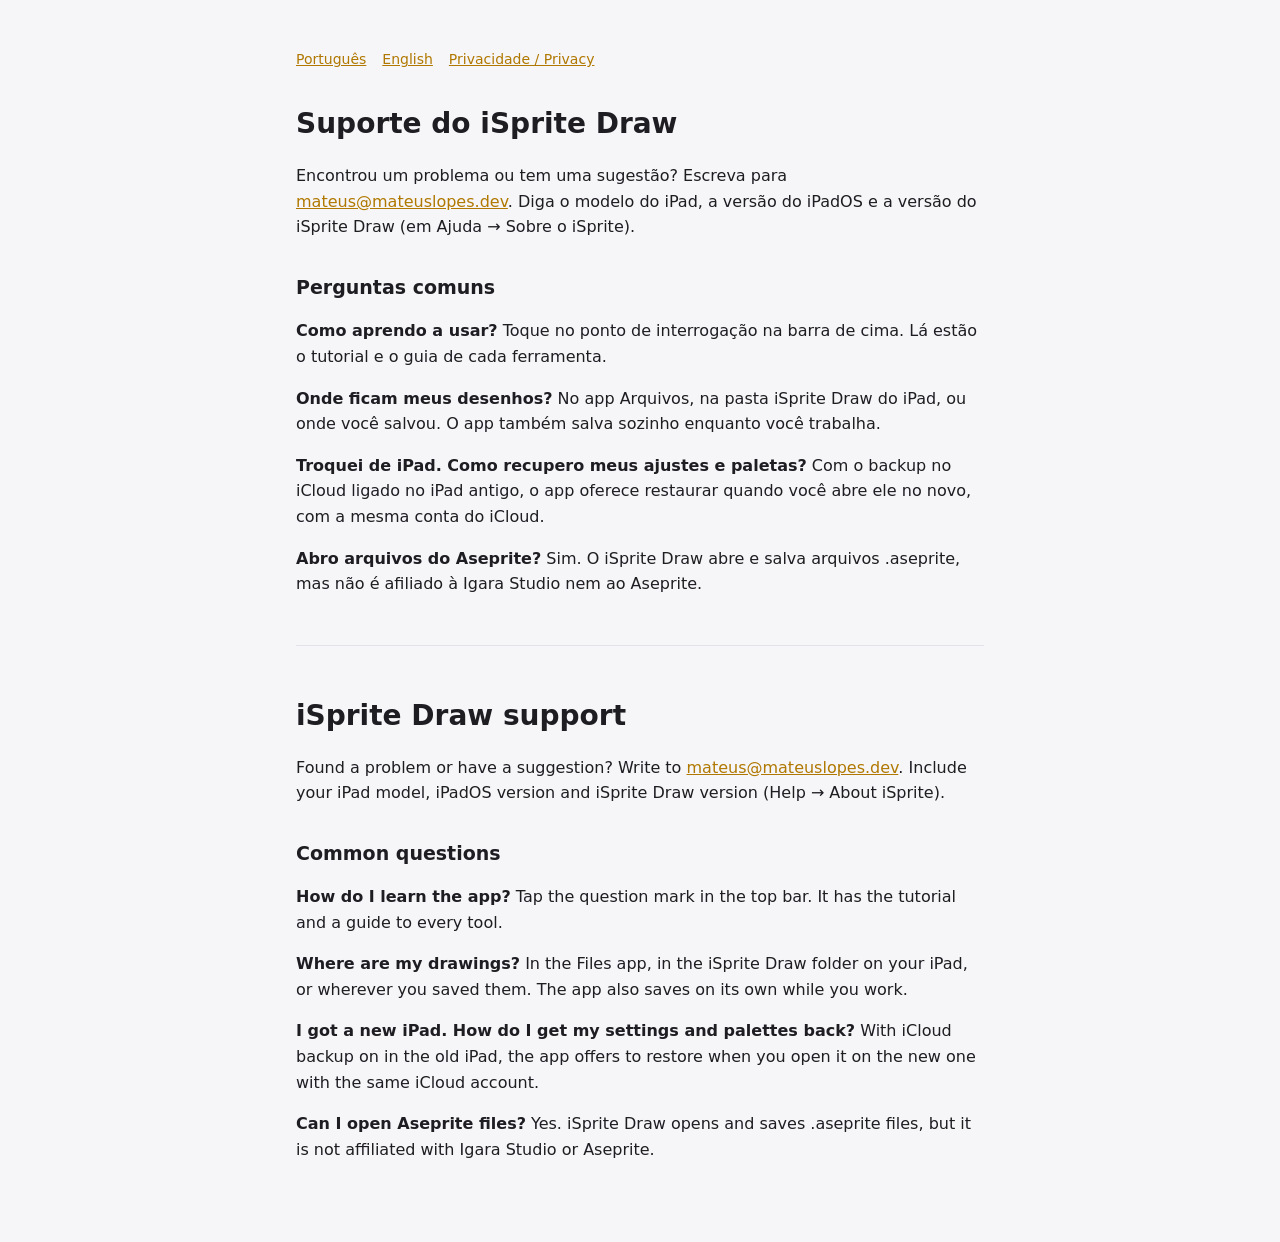
<file: index.html>
<!doctype html>
<html lang="pt-BR">
<head>
<meta charset="utf-8">
<meta name="viewport" content="width=device-width, initial-scale=1">
<title>iSprite Draw</title>
<meta http-equiv="refresh" content="0; url=suporte.html">
<link rel="stylesheet" href="estilo.css">
</head>
<body><main><p><a href="suporte.html">Suporte / Support</a> · <a href="privacidade.html">Privacidade / Privacy</a></p></main></body>
</html>
</file>
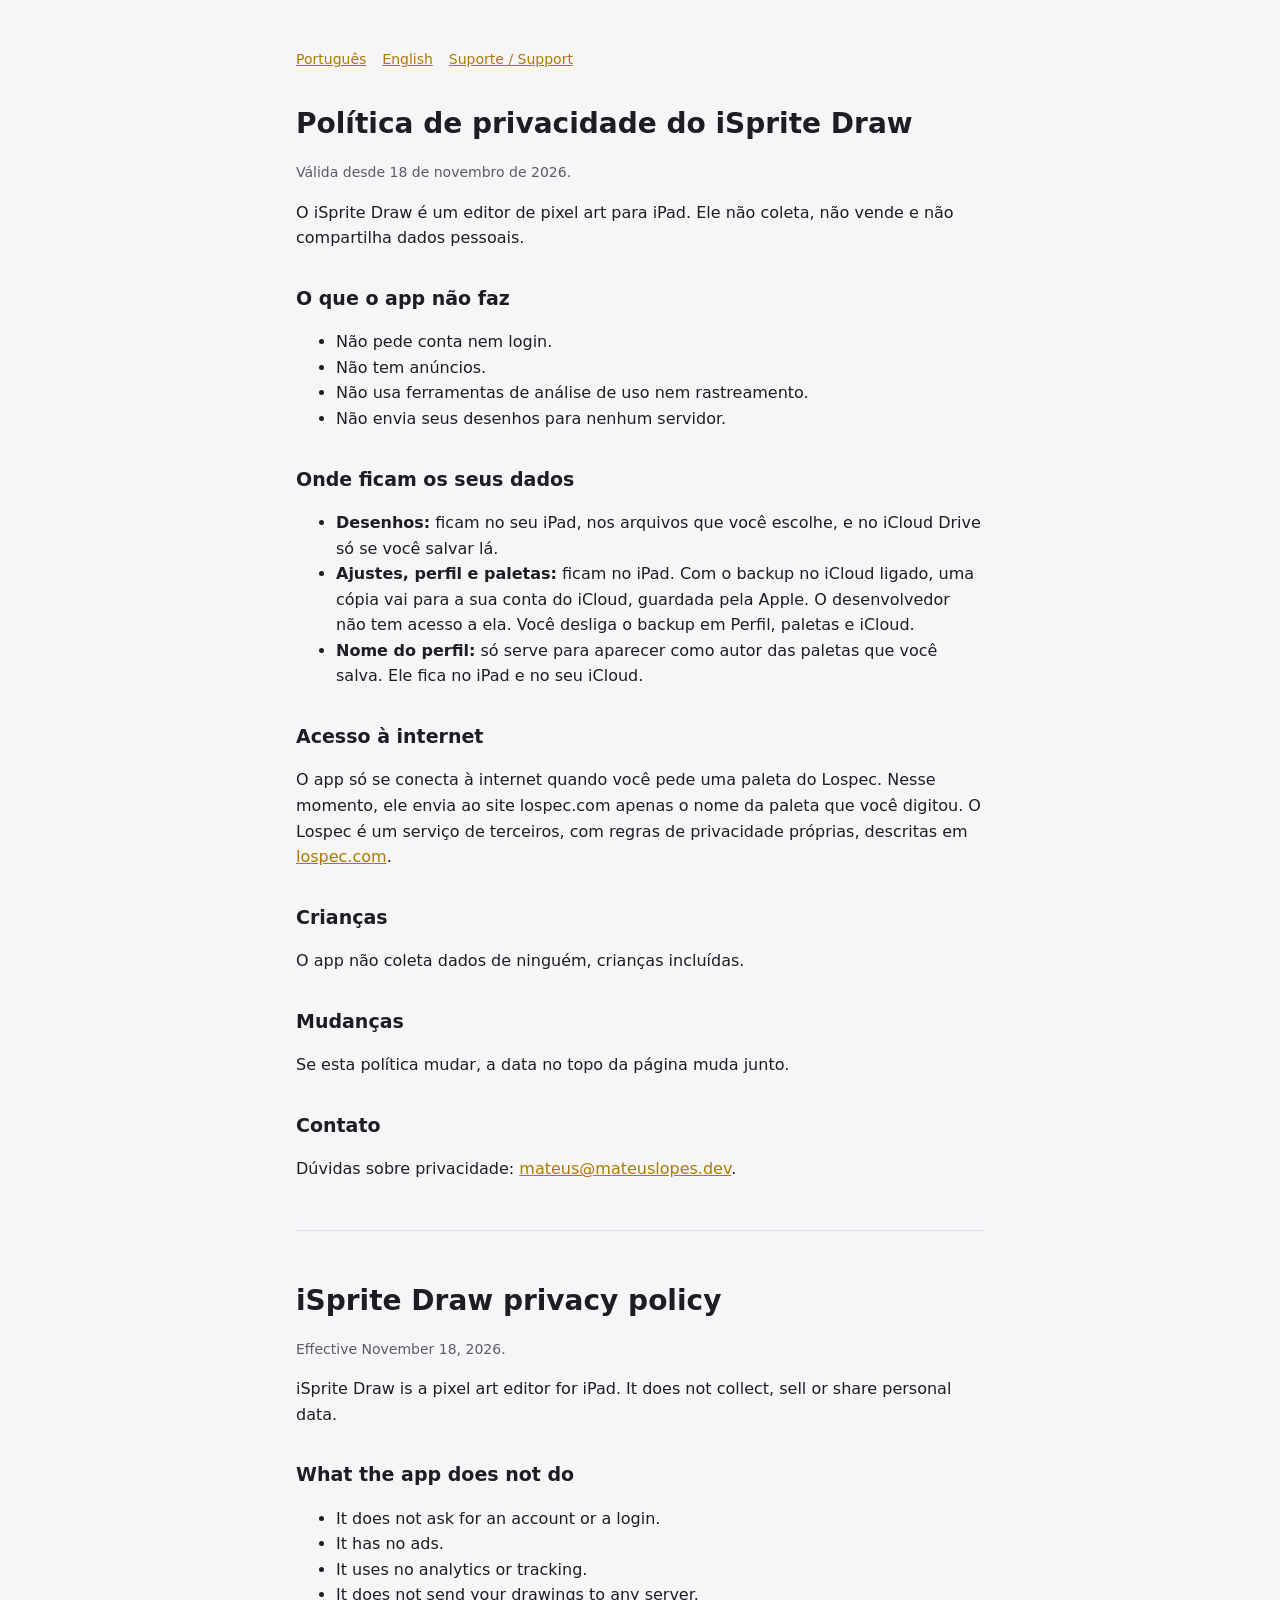
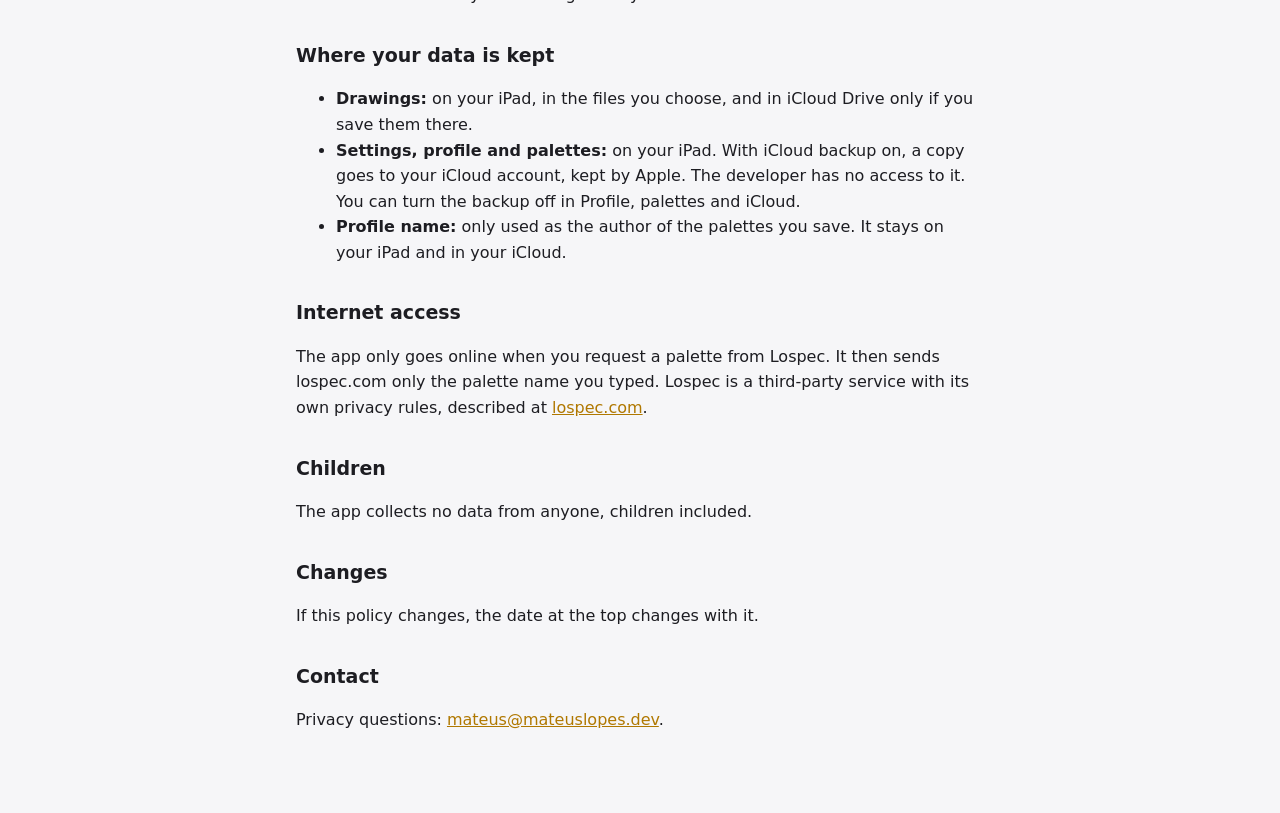
<file: privacidade.html>
<!doctype html>
<html lang="pt-BR">
<head>
<meta charset="utf-8">
<meta name="viewport" content="width=device-width, initial-scale=1">
<title>Privacidade do iSprite Draw</title>
<link rel="stylesheet" href="estilo.css">
</head>
<body>
<main>
<nav><a href="#pt">Português</a><a href="#en">English</a><a href="suporte.html">Suporte / Support</a></nav>

<section id="pt">
<h1>Política de privacidade do iSprite Draw</h1>
<p class="muted">Válida desde 18 de novembro de 2026.</p>

<p>O iSprite Draw é um editor de pixel art para iPad. Ele não coleta, não vende e não compartilha dados pessoais.</p>

<h2>O que o app não faz</h2>
<ul>
<li>Não pede conta nem login.</li>
<li>Não tem anúncios.</li>
<li>Não usa ferramentas de análise de uso nem rastreamento.</li>
<li>Não envia seus desenhos para nenhum servidor.</li>
</ul>

<h2>Onde ficam os seus dados</h2>
<ul>
<li><strong>Desenhos:</strong> ficam no seu iPad, nos arquivos que você escolhe, e no iCloud Drive só se você salvar lá.</li>
<li><strong>Ajustes, perfil e paletas:</strong> ficam no iPad. Com o backup no iCloud ligado, uma cópia vai para a sua conta do iCloud, guardada pela Apple. O desenvolvedor não tem acesso a ela. Você desliga o backup em Perfil, paletas e iCloud.</li>
<li><strong>Nome do perfil:</strong> só serve para aparecer como autor das paletas que você salva. Ele fica no iPad e no seu iCloud.</li>
</ul>

<h2>Acesso à internet</h2>
<p>O app só se conecta à internet quando você pede uma paleta do Lospec. Nesse momento, ele envia ao site lospec.com apenas o nome da paleta que você digitou. O Lospec é um serviço de terceiros, com regras de privacidade próprias, descritas em <a href="https://lospec.com">lospec.com</a>.</p>

<h2>Crianças</h2>
<p>O app não coleta dados de ninguém, crianças incluídas.</p>

<h2>Mudanças</h2>
<p>Se esta política mudar, a data no topo da página muda junto.</p>

<h2>Contato</h2>
<p>Dúvidas sobre privacidade: <a href="mailto:mateus@mateuslopes.dev">mateus@mateuslopes.dev</a>.</p>
</section>

<hr>

<section id="en" lang="en">
<h1>iSprite Draw privacy policy</h1>
<p class="muted">Effective November 18, 2026.</p>

<p>iSprite Draw is a pixel art editor for iPad. It does not collect, sell or share personal data.</p>

<h2>What the app does not do</h2>
<ul>
<li>It does not ask for an account or a login.</li>
<li>It has no ads.</li>
<li>It uses no analytics or tracking.</li>
<li>It does not send your drawings to any server.</li>
</ul>

<h2>Where your data is kept</h2>
<ul>
<li><strong>Drawings:</strong> on your iPad, in the files you choose, and in iCloud Drive only if you save them there.</li>
<li><strong>Settings, profile and palettes:</strong> on your iPad. With iCloud backup on, a copy goes to your iCloud account, kept by Apple. The developer has no access to it. You can turn the backup off in Profile, palettes and iCloud.</li>
<li><strong>Profile name:</strong> only used as the author of the palettes you save. It stays on your iPad and in your iCloud.</li>
</ul>

<h2>Internet access</h2>
<p>The app only goes online when you request a palette from Lospec. It then sends lospec.com only the palette name you typed. Lospec is a third-party service with its own privacy rules, described at <a href="https://lospec.com">lospec.com</a>.</p>

<h2>Children</h2>
<p>The app collects no data from anyone, children included.</p>

<h2>Changes</h2>
<p>If this policy changes, the date at the top changes with it.</p>

<h2>Contact</h2>
<p>Privacy questions: <a href="mailto:mateus@mateuslopes.dev">mateus@mateuslopes.dev</a>.</p>
</section>
</main>
</body>
</html>
</file>
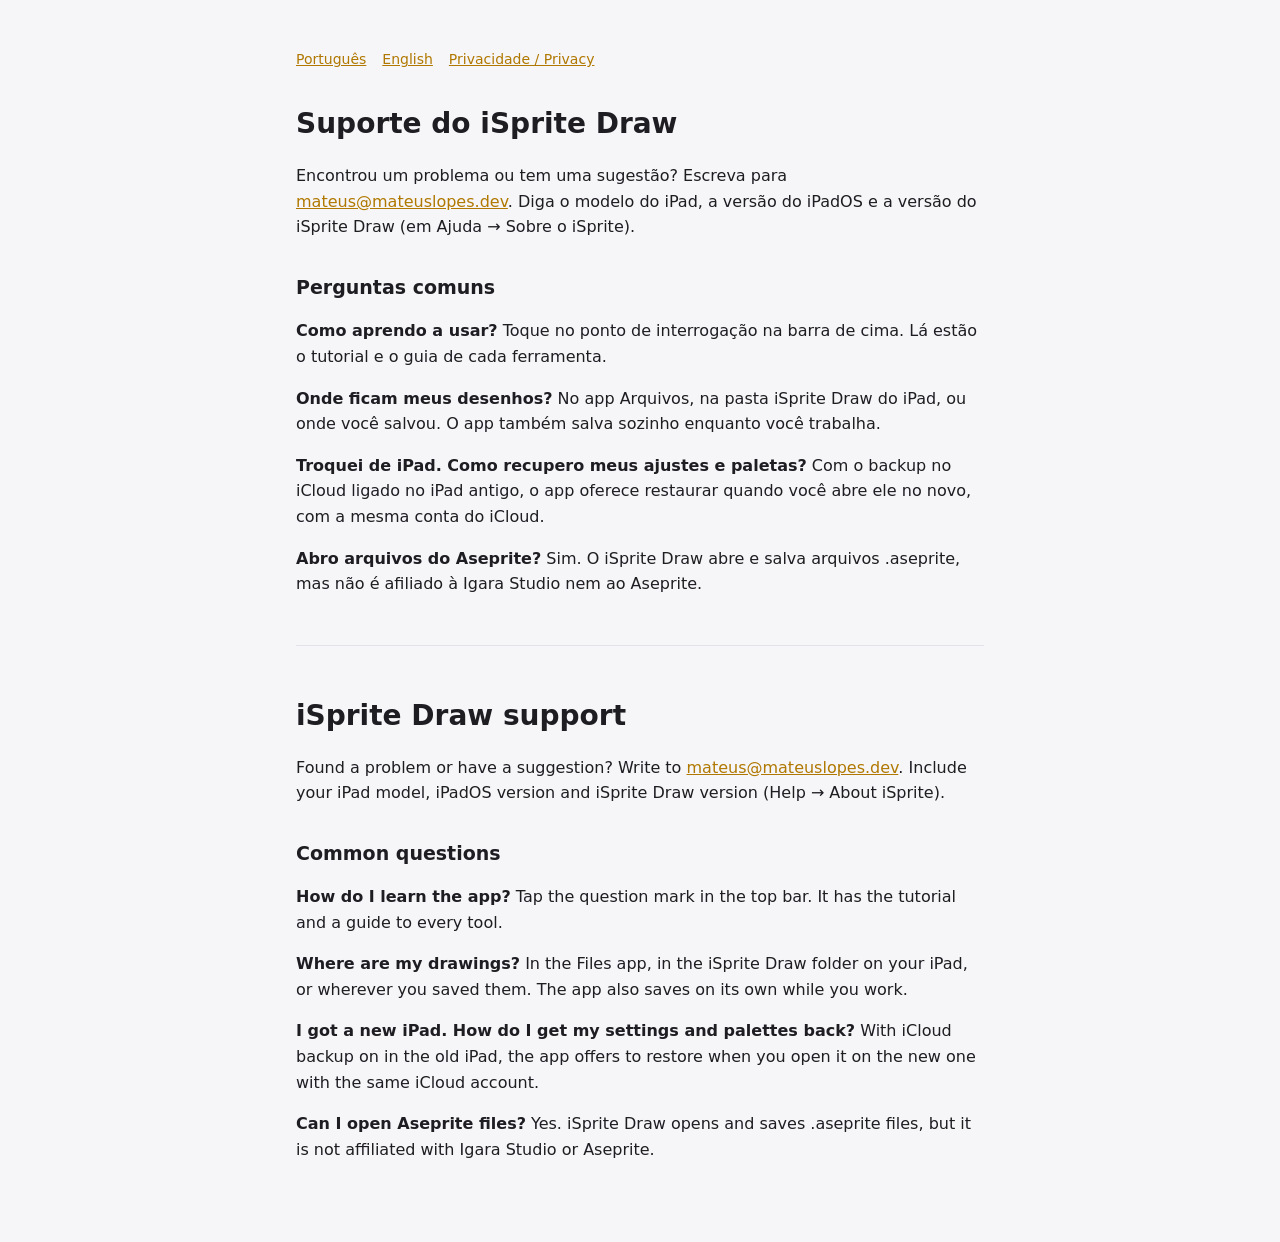
<file: suporte.html>
<!doctype html>
<html lang="pt-BR">
<head>
<meta charset="utf-8">
<meta name="viewport" content="width=device-width, initial-scale=1">
<title>Suporte do iSprite Draw</title>
<link rel="stylesheet" href="estilo.css">
</head>
<body>
<main>
<nav><a href="#pt">Português</a><a href="#en">English</a><a href="privacidade.html">Privacidade / Privacy</a></nav>

<section id="pt">
<h1>Suporte do iSprite Draw</h1>
<p>Encontrou um problema ou tem uma sugestão? Escreva para <a href="mailto:mateus@mateuslopes.dev">mateus@mateuslopes.dev</a>. Diga o modelo do iPad, a versão do iPadOS e a versão do iSprite Draw (em Ajuda → Sobre o iSprite).</p>

<h2>Perguntas comuns</h2>
<p><strong>Como aprendo a usar?</strong> Toque no ponto de interrogação na barra de cima. Lá estão o tutorial e o guia de cada ferramenta.</p>
<p><strong>Onde ficam meus desenhos?</strong> No app Arquivos, na pasta iSprite Draw do iPad, ou onde você salvou. O app também salva sozinho enquanto você trabalha.</p>
<p><strong>Troquei de iPad. Como recupero meus ajustes e paletas?</strong> Com o backup no iCloud ligado no iPad antigo, o app oferece restaurar quando você abre ele no novo, com a mesma conta do iCloud.</p>
<p><strong>Abro arquivos do Aseprite?</strong> Sim. O iSprite Draw abre e salva arquivos .aseprite, mas não é afiliado à Igara Studio nem ao Aseprite.</p>
</section>

<hr>

<section id="en" lang="en">
<h1>iSprite Draw support</h1>
<p>Found a problem or have a suggestion? Write to <a href="mailto:mateus@mateuslopes.dev">mateus@mateuslopes.dev</a>. Include your iPad model, iPadOS version and iSprite Draw version (Help → About iSprite).</p>

<h2>Common questions</h2>
<p><strong>How do I learn the app?</strong> Tap the question mark in the top bar. It has the tutorial and a guide to every tool.</p>
<p><strong>Where are my drawings?</strong> In the Files app, in the iSprite Draw folder on your iPad, or wherever you saved them. The app also saves on its own while you work.</p>
<p><strong>I got a new iPad. How do I get my settings and palettes back?</strong> With iCloud backup on in the old iPad, the app offers to restore when you open it on the new one with the same iCloud account.</p>
<p><strong>Can I open Aseprite files?</strong> Yes. iSprite Draw opens and saves .aseprite files, but it is not affiliated with Igara Studio or Aseprite.</p>
</section>
</main>
</body>
</html>
</file>
<file: estilo.css>
:root { --bg:#f6f6f8; --fg:#1d1d22; --muted:#5b5b66; --accent:#b07800; --line:#e2e2e8; color-scheme: light dark; }
@media (prefers-color-scheme: dark) { :root { --bg:#17171b; --fg:#ececf1; --muted:#a3a3ad; --accent:#ffc857; --line:#2e2e36; } }
* { box-sizing: border-box; }
body { margin:0; background:var(--bg); color:var(--fg); font:16px/1.6 -apple-system, system-ui, sans-serif; }
main { max-width:720px; margin:0 auto; padding:48px 16px 64px; }
h1 { font-size:28px; margin:0 0 8px; }
h2 { font-size:19px; margin:32px 0 8px; }
p, li { color:var(--fg); }
.muted { color:var(--muted); font-size:14px; }
a { color:var(--accent); }
nav { display:flex; gap:16px; margin-bottom:32px; font-size:14px; }
hr { border:0; border-top:1px solid var(--line); margin:48px 0; }
</file>
